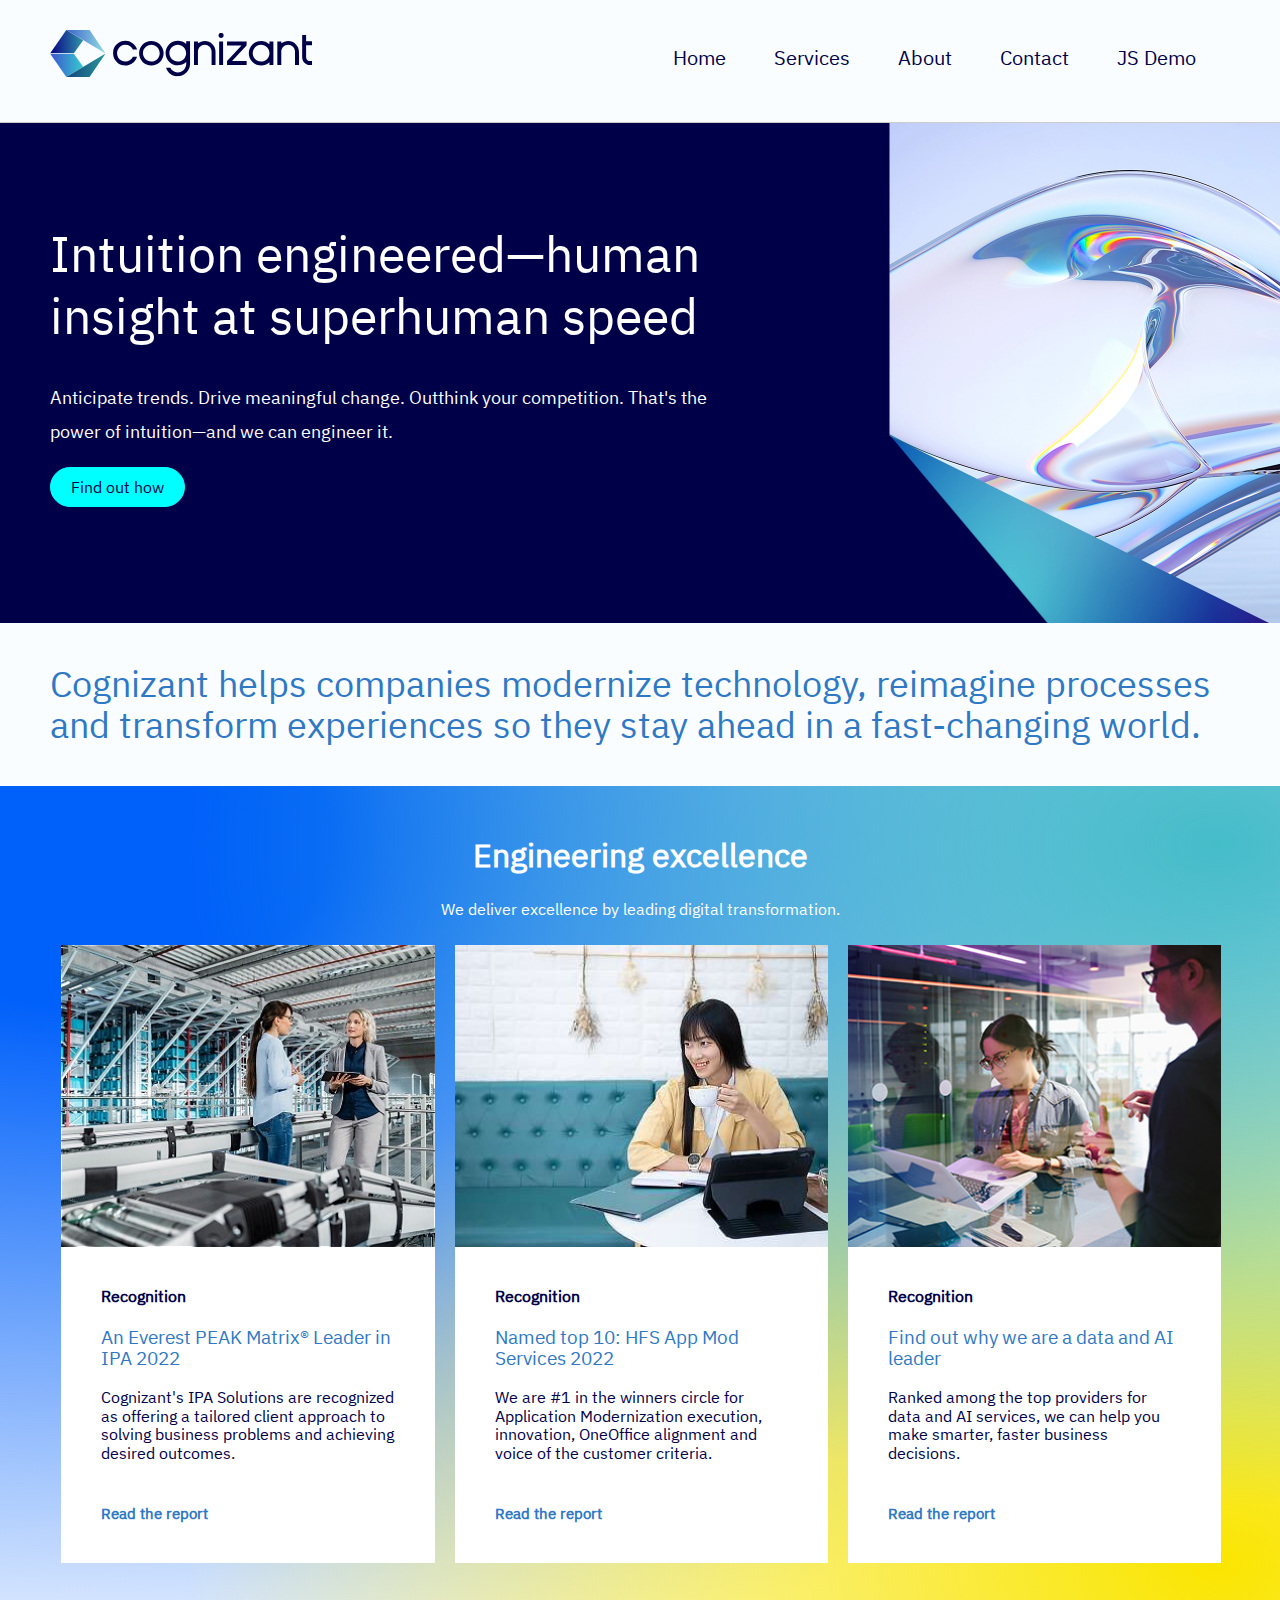
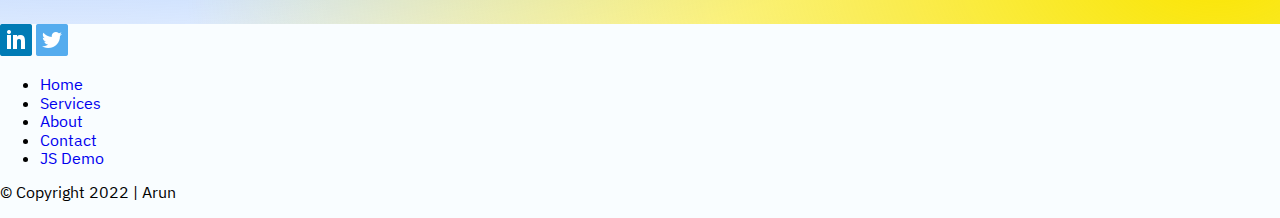
<file: index.html>
<!DOCTYPE html>
<html lang="en">
  <head>
    <!-- will not be viewable in browser's view port -->
    <title>Cognizant Home Page!</title>
    <meta http-equiv="Content-Type" content="text/html;charset=UTF-8">
    <meta name="keywords" content="intelligent process automation,cloud services, Data & AI, IT consulting, IT Services company">
    <meta name="description" content="Anticipate trends. Drive meaningful change. Outthink your competition. That's the power of intuition—and we can engineer it. Learn more.">

    <!-- will explain during responsive web design -->
    <meta name="viewport" content="width=device-width, initial-scale=1.0">

    <!-- External Styles loaded  -->
    <link rel="stylesheet" href="./assets/styles/main.css">

    <!-- Internal Styles can be here -->
    <style>
      /* Element Selector */ 
      button {
        background-color: aqua;
        color: #000048;
        padding: 10px 20px;
        border: 1px solid aqua;
        border-radius: 20px;
        font-size: 16px;
      }
    </style>

  </head>

  <body>

    
    <!-- will be viewable in browser's view port -->
    <header>
      <div id="mainHeader">
        <a href="/index.html" class="logoLink">
          <img src="./assets/images/Cognizant-Logo.svg" alt="Cognizant Logo"
          width="262">
        </a>
        <nav class="primaryNav">
          <ul>
            <li><a href="./index.html">Home</a></li>
            <li><a href="./services.html">Services</a></li>
            <li><a href="./about.html">About</a></li>
            <li><a href="./contact.html">Contact</a></li>
            <li><a href="./js-demo.html">JS Demo</a></li>
          </ul>
        </nav>
        <button class="collapsibleMenu">|||</button>
      </div>
    </header>

    <main>
      
      <section class="jumbotron">
        <div class="bannerWrapper">
          <!-- inline css -->
          <h1 style="color: #fff; font-size: 50px;">Intuition engineered—human insight at superhuman speed</h1>
          <p>
            Anticipate trends. Drive meaningful change. Outthink your competition. That's the power of intuition—and we can engineer it.
          </p>
          <button>Find out how</button>        
        </div>
      </section>

      <section class="shortIntro">
        <p>Cognizant helps companies modernize technology, reimagine processes and transform experiences so they stay ahead in a fast-changing world.
        </p>
      </section>
      
      <section class="reportsSection">
        <h2>Engineering excellence</h2>
        <p class="subtitle">We deliver excellence by leading digital transformation.</p>
        <div class="reportsContainer">  
          <article>
            <img src="./assets/images/hp-engineering-exc-peak-matrix-leader.jpeg" 
              alt="Report 1" class="featuredImg">
            <div class="report">
              <h4>Recognition</h4>
              <h3>An Everest PEAK Matrix&reg; Leader in IPA 2022</h3>
              <p>Cognizant's IPA Solutions are recognized as offering a tailored client approach to solving business problems and achieving desired outcomes.</p>
              <a href="/" class="reportLink">Read the report</a>
            </div>
          </article>

          <article>
            <img src="./assets/images/hp-engineering-exc-hfs-app-mod-services.jpeg" 
              alt="Report 2" class="featuredImg">
            <div class="report">
              <h4>Recognition</h4>
              <h3>Named top 10: HFS App Mod Services 2022</h3>
              <p>We are #1 in the winners circle for Application Modernization execution, innovation, OneOffice alignment and voice of the customer criteria.</p>
              <a href="/" class="reportLink">Read the report</a>
            </div>
          </article>

          <article>
            <img src="./assets/images/hp-engineering-exc-data-ai.jpeg" 
              alt="Report 3" class="featuredImg">
            <div class="report">
              <h4>Recognition</h4>
              <h3>Find out why we are a data and AI leader</h3>
              <p>Ranked among the top providers for data and AI services, we can help you make smarter, faster business decisions.</p>
              <a href="/" class="reportLink">Read the report</a>
            </div>
          </article>
        </div>
      </section>

    </main>

    <footer>
      <a href="https://www.linkedin.com/company/cognizant">
        <img src="./assets/images/linkedin_social_icon.png" 
        alt="Cognizant's LinkedIn Company Page"></a>
      <a href="https://twitter.com/cognizant">
        <img src="./assets/images/social_twitter.png"
        alt="Cognizant's Twitter Profile"></a>

      <nav class="footerNav">
        <ul>
          <li><a href="./index.html">Home</a></li>
          <li><a href="./services.html">Services</a></li>
          <li><a href="./about.html">About</a></li>
          <li><a href="./contact.html">Contact</a></li>
          <li><a href="./js-demo.html">JS Demo</a></li>
        </ul>
      </nav>

      <p>&copy; Copyright 2022 | Arun</p>
    </footer>    

  </body>
</html>
</file>
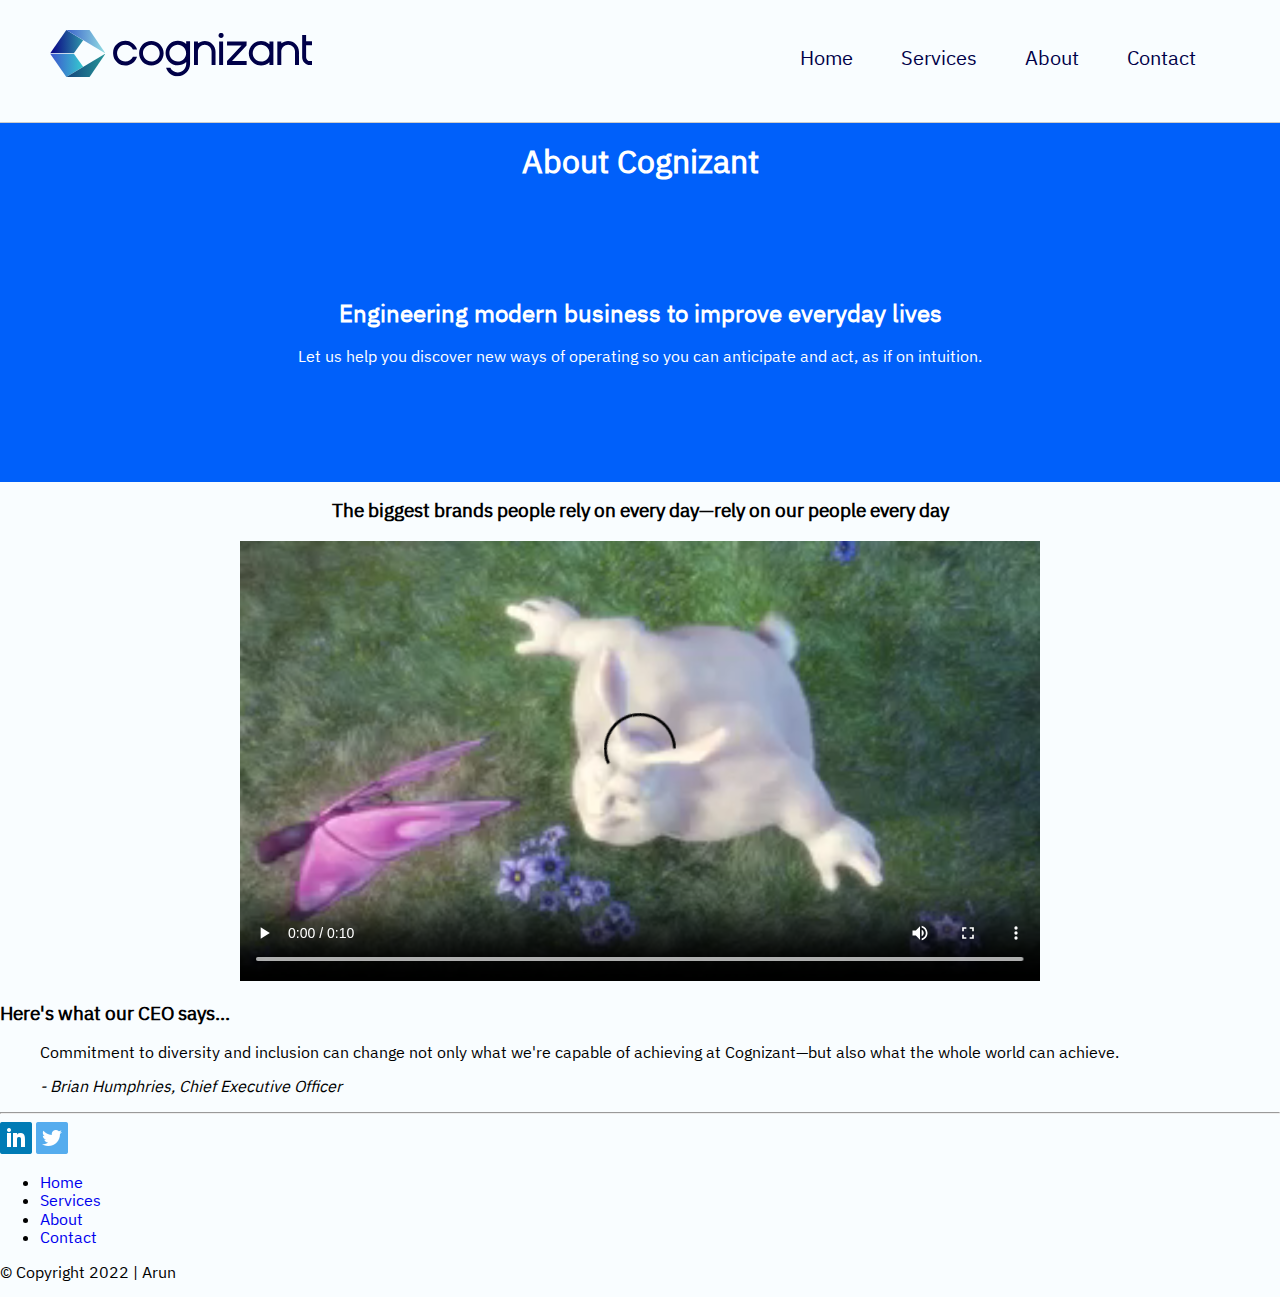
<file: about.html>
<!DOCTYPE html>
<html lang="en">

<head>
  <!-- will not be viewable in browser's view port -->
  <title>About Cognizant</title>
  <meta http-equiv="Content-Type" content="text/html;charset=UTF-8">
  <meta name="keywords"
    content="intelligent process automation,cloud services, Data & AI, IT consulting, IT Services company">
  <meta name="description"
    content="Anticipate trends. Drive meaningful change. Outthink your competition. That's the power of intuition—and we can engineer it. Learn more.">

  <!-- will explain during responsive web design -->
  <meta name="viewport" content="width=device-width, initial-scale=1.0">
  <!-- External Styles loaded  -->
  <link rel="stylesheet" href="./assets/styles/main.css">

</head>

<body>
  <!-- will be viewable in browser's view port -->
  <header>
    <div id="mainHeader">
      <a href="/index.html" class="logoLink">
        <img src="./assets/images/Cognizant-Logo.svg" alt="Cognizant Logo"
        width="262">
      </a>
      <nav class="primaryNav">
        <ul>
          <li><a href="./index.html">Home</a></li>
          <li><a href="./services.html">Services</a></li>
          <li><a href="./about.html">About</a></li>
          <li><a href="./contact.html">Contact</a></li>
        </ul>
      </nav>
    </div>
  </header>

  <main>
    <section class="banner">
      <h1>About Cognizant</h1>
      <div class="aboutBanner">
        <h2>Engineering modern business to improve everyday lives</h2>
        <p>Let us help you discover new ways of operating
          so you can anticipate and act, as if on intuition.</p>
      </div>
    </section>

    <section class="videoContainer">
      <div class="videoArea text-center">
        <h3>
          The biggest brands people rely on every day—rely on our people every day
        </h3>
        <video controls width="800">
          <source src="./assets/videos/intro-video.mp4">
        </video>
        
        <!-- TODO: experiment with audio element -->
      </div>
    </section>

    <section id="ceoQuote">
      <h3>Here's what our CEO says...</h3>
      <blockquote>
        <p>Commitment to diversity and inclusion can change not only what we're capable of achieving at
          Cognizant—but
          also what the whole world can achieve.</p>
        <cite title="Author">- Brian Humphries, Chief Executive Officer</cite>
      </blockquote>
    </section>

  </main>

  <footer>
    <hr>
    <a href="https://www.linkedin.com/company/cognizant">
      <img src="./assets/images/linkedin_social_icon.png" alt="Cognizant's LinkedIn Company Page"></a>
    <a href="https://twitter.com/cognizant">
      <img src="./assets/images/social_twitter.png" alt="Cognizant's Twitter Profile"></a>

    <nav>
      <ul>
        <li><a href="./index.html">Home</a></li>
        <li><a href="./services.html">Services</a></li>
        <li><a href="./about.html">About</a></li>
        <li><a href="./contact.html">Contact</a></li>
      </ul>
    </nav>

    <p>&copy; Copyright 2022 | Arun</p>
  </footer>

</body>

</html>
</file>
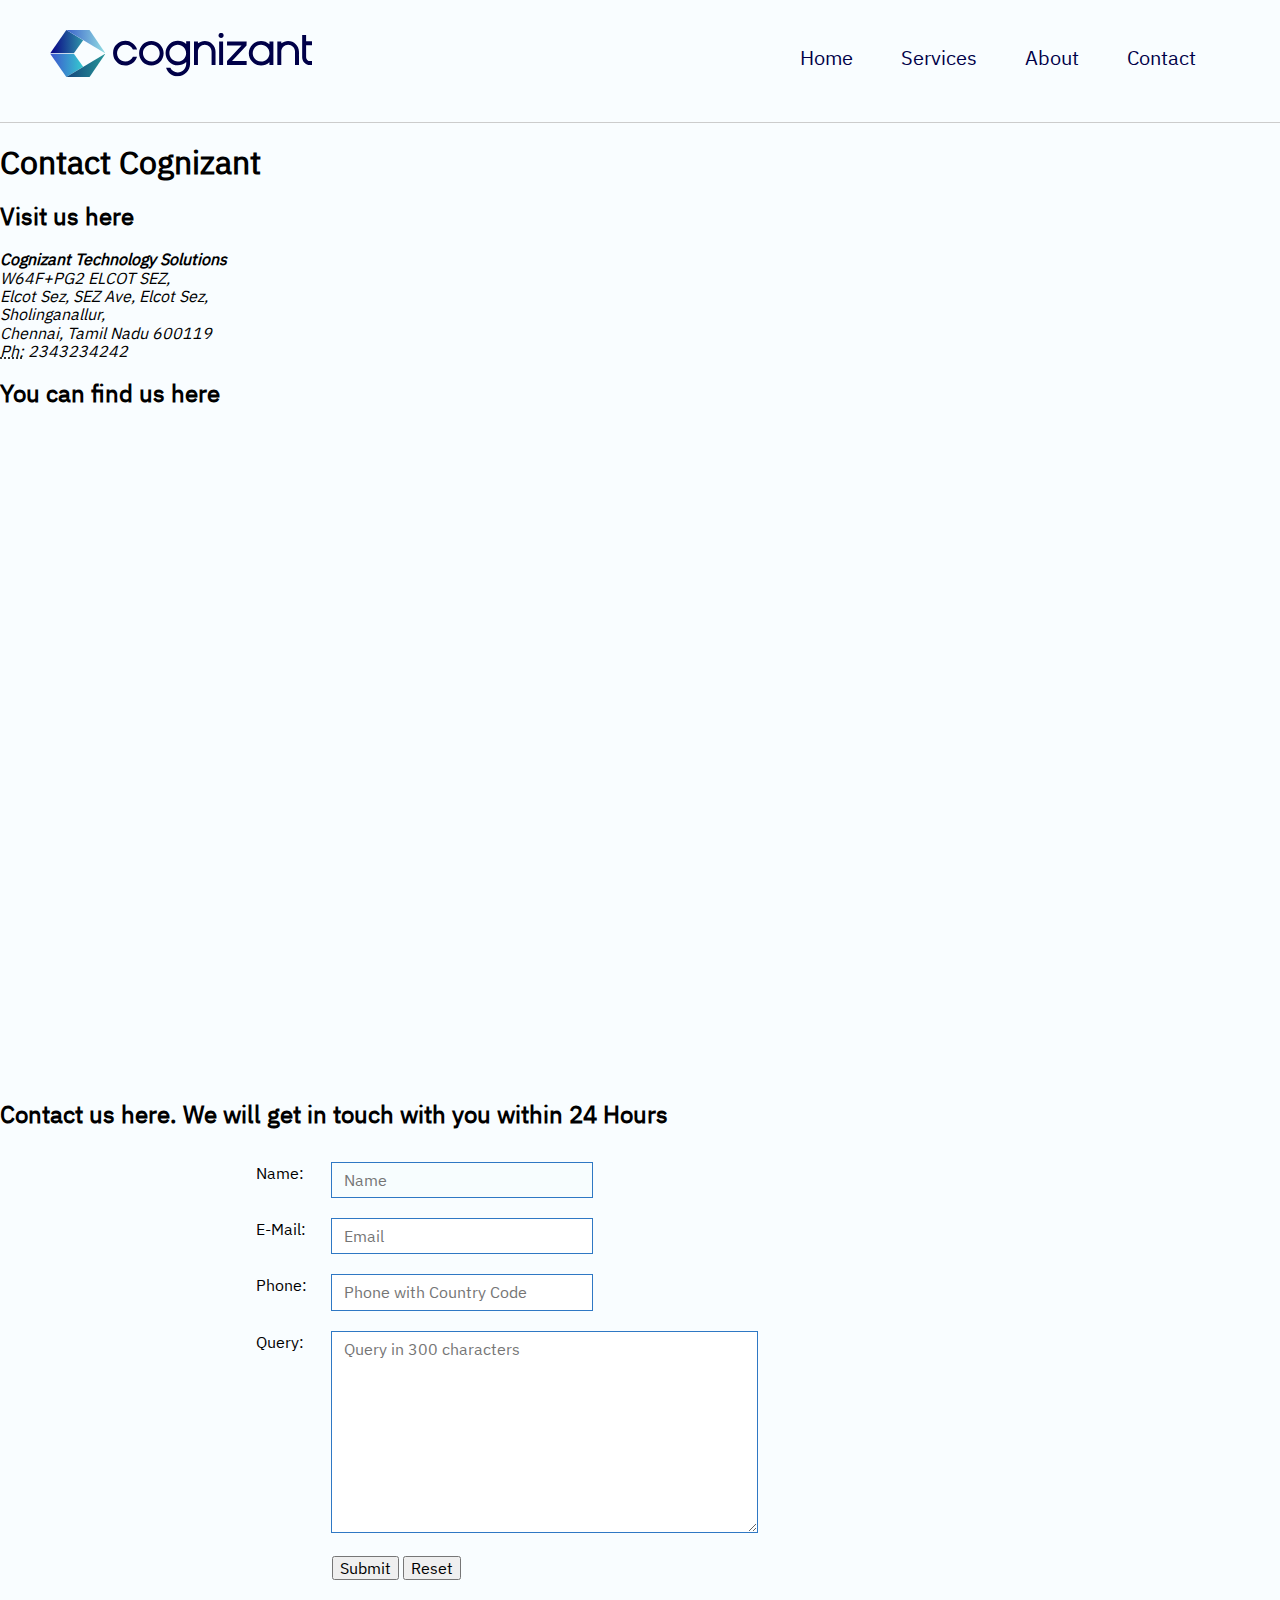
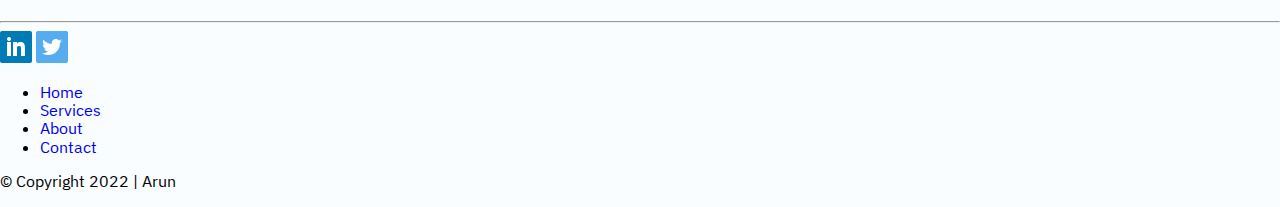
<file: contact.html>
<!DOCTYPE html>
<html lang="en">

<head>
  <!-- will not be viewable in browser's view port -->
  <title>About Cognizant</title>
  <meta http-equiv="Content-Type" content="text/html;charset=UTF-8">
  <meta name="keywords"
    content="intelligent process automation,cloud services, Data & AI, IT consulting, IT Services company">
  <meta name="description"
    content="Anticipate trends. Drive meaningful change. Outthink your competition. That's the power of intuition—and we can engineer it. Learn more.">

  <!-- will explain during responsive web design -->
  <meta name="viewport" content="width=device-width, initial-scale=1.0">

  <!-- External Styles loaded  -->
  <link rel="stylesheet" href="./assets/styles/main.css">
</head>

<body>
  <!-- will be viewable in browser's view port -->
  <header>
    <div id="mainHeader">
      <a href="/index.html" class="logoLink">
        <img src="./assets/images/Cognizant-Logo.svg" alt="Cognizant Logo"
        width="262">
      </a>
      <nav class="primaryNav">
        <ul>
          <li><a href="./index.html">Home</a></li>
          <li><a href="./services.html">Services</a></li>
          <li><a href="./about.html">About</a></li>
          <li><a href="./contact.html">Contact</a></li>
        </ul>
      </nav>
    </div>
  </header>

  <main>

    <h1>Contact Cognizant</h1>
    <section>
      <div id="address">
        <h2>Visit us here</h2>
        <address>
          <strong>Cognizant Technology Solutions</strong><br>
          W64F+PG2 ELCOT SEZ, <br>
          Elcot Sez, SEZ Ave, Elcot Sez, <br>
          Sholinganallur, <br>
          Chennai, Tamil Nadu 600119 <br>
          <abbr title="Phone">Ph:</abbr> 2343234242
        </address>
      </div>

      <div id="location">
        <h2>You can find us here</h2>
        <iframe
          src="https://www.google.com/maps/embed?pb=!1m18!1m12!1m3!1d124445.18524927573!2d80.0791004877936!3d12.913374749791739!2m3!1f0!2f0!3f0!3m2!1i1024!2i768!4f13.1!3m3!1m2!1s0x3a525c6f13fca667%3A0x84dfc419b2e83941!2sCognizant%20Technology%20Solutions!5e0!3m2!1sen!2sin!4v1662961802288!5m2!1sen!2sin"
          width="800" height="650" style="border:0;" allowfullscreen="" loading="lazy"
          referrerpolicy="no-referrer-when-downgrade"></iframe>
      </div>
    </section>

    <section class="contactFormWrapper">
      <h2>Contact us here. We will get in touch with you within 24 Hours</h2>
      <form method="POST">
        <div>
          <label for="nameInput">Name:</label>
          <input type="text" id="nameInput" name="personName" placeholder="Name" required pattern="[A-Za-z]{1,32}">
          <!-- <span>Only Alphabets. No numbers pls</span> -->
        </div>

        <div>
          <label for="emailInput">E-Mail:</label>
          <input type="email" id="emailInput" name="email" placeholder="Email" required>
        </div>

        <div>
          <label for="phoneInput">Phone:</label>
          <input type="tel" id="phoneInput" name="phone" placeholder="Phone with Country Code" required>
        </div>

        <div>
          <label for="queryInput">Query: </label>
          <textarea id="queryInput" name="query" cols="50" rows="10" placeholder="Query in 300 characters" required
            minlength="10" maxlength="300"></textarea>
        </div>

        <div style="padding-left: 6.4%;">
          <button type="submit">Submit</button>
          <button type="reset">Reset</button>
        </div>

      </form>
    </section>

  </main>

  <footer>
    <hr>
    <a href="https://www.linkedin.com/company/cognizant">
      <img src="./assets/images/linkedin_social_icon.png" alt="Cognizant's LinkedIn Company Page"></a>
    <a href="https://twitter.com/cognizant">
      <img src="./assets/images/social_twitter.png" alt="Cognizant's Twitter Profile"></a>

    <nav>
      <ul>
        <li><a href="./index.html">Home</a></li>
        <li><a href="./services.html">Services</a></li>
        <li><a href="./about.html">About</a></li>
        <li><a href="./contact.html">Contact</a></li>
      </ul>
    </nav>

    <p>&copy; Copyright 2022 | Arun</p>
  </footer>

</body>

</html>
</file>
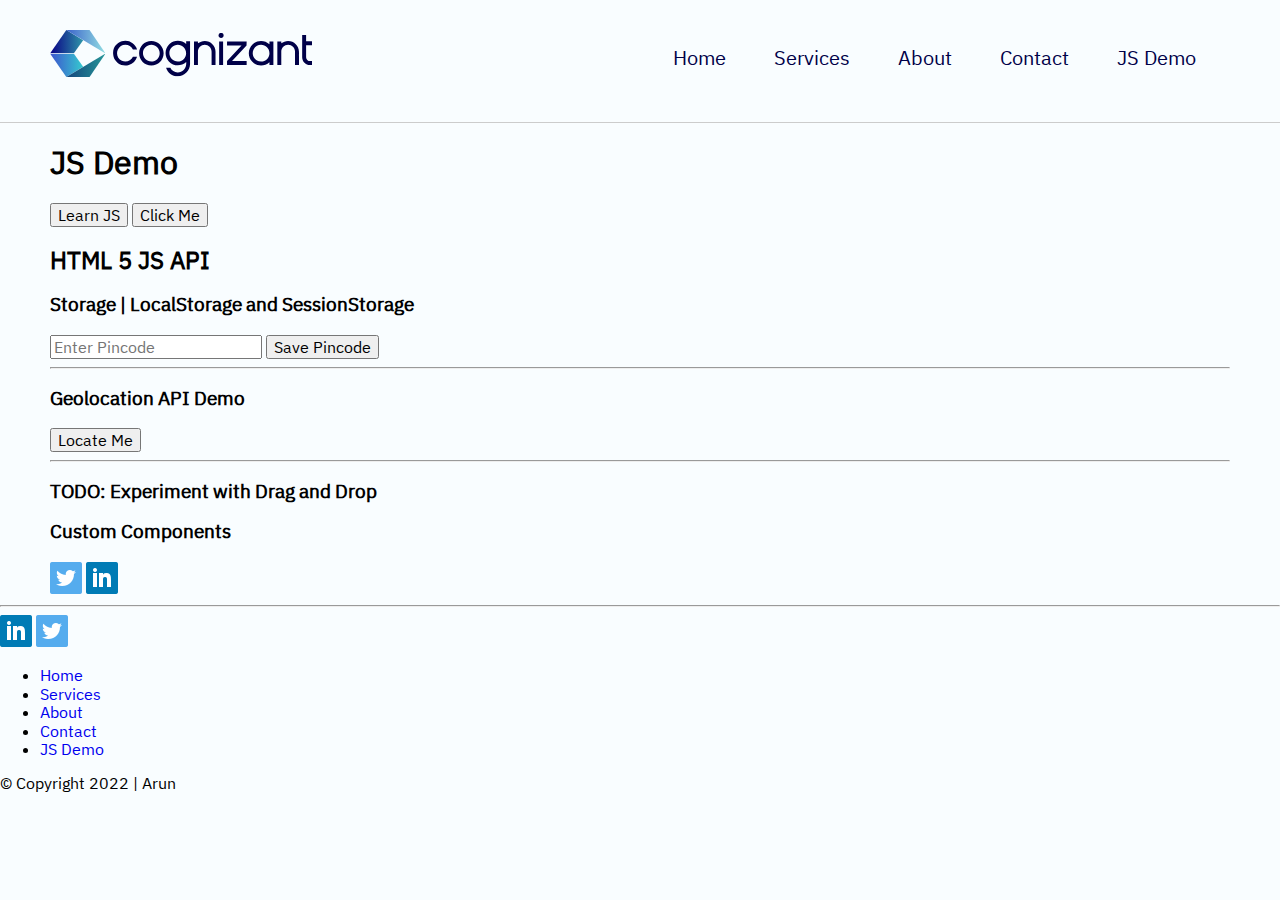
<file: js-demo.html>
<!DOCTYPE html>
<html lang="en">
  <head>
    <!-- will not be viewable in browser's view port -->
    <title>About Cognizant</title>
    <meta http-equiv="Content-Type" content="text/html;charset=UTF-8">
    <meta name="keywords" content="intelligent process automation,cloud services, Data & AI, IT consulting, IT Services company">
    <meta name="description" content="Anticipate trends. Drive meaningful change. Outthink your competition. That's the power of intuition—and we can engineer it. Learn more.">

    <!-- will explain during responsive web design -->
    <meta name="viewport" content="width=device-width, initial-scale=1.0">
    <!-- External Styles loaded  -->
    <link rel="stylesheet" href="./assets/styles/main.css">

    
  </head>

  <body>
    <!-- will be viewable in browser's view port -->
    <header>
      <div id="mainHeader">
        <a href="/index.html" class="logoLink">
          <img src="./assets/images/Cognizant-Logo.svg" alt="Cognizant Logo"
          width="262">
        </a>
        <nav class="primaryNav">
          <ul>
            <li><a href="./index.html">Home</a></li>
            <li><a href="./services.html">Services</a></li>
            <li><a href="./about.html">About</a></li>
            <li><a href="./contact.html">Contact</a></li>
            <li><a href="./js-demo.html">JS Demo</a></li>
          </ul>
        </nav>
      </div>
    </header>

    <main style="width: 1180px; margin:0 auto;">
      
      <h1>JS Demo</h1>

      <!-- Inline JS -->
      <!-- <button onclick="alert('Clicked')">Learn JS</button> -->

      <!-- onclick is an event | handleClick is an event handler fn -->
      <button onclick="handleClick(event)">
        Learn JS
      </button>

      <button onclick="handleClick(event)">Click Me</button>

      <h2>HTML 5 JS API</h2>
      <h3>Storage | LocalStorage and SessionStorage </h3>
      <input type="text" id="pincodeInput" name="pincode" placeholder="Enter Pincode">
      <button type="button" id="savePincodeBtn">Save Pincode</button>
      <div id="savedPincodes">
        <!--TODO: Display the saved pincode here -->
      </div>
      <!-- TODO: Experiment with sessionStorage later -->

      <hr />
      <h3>Geolocation API Demo</h3>
      <button type="button" id="locateMeBtn">Locate Me</button>
      <div id="locationBox">
      </div>

      <hr/>
      <!-- TODO: Experiment with Drag and Drop  -->
      <h3>TODO: Experiment with Drag and Drop </h3>

      <h3>Custom Components</h3>
      <div>
        <popup-info 
        img="./assets/images/social_twitter.png" 
        data-text="Twitter is a microblogging and 
        social networking service owned by American company 
        Twitter, Inc.,"></popup-info></label>
        
        <popup-info 
        img="./assets/images/linkedin_social_icon.png" 
        data-text="LinkedIn is an American business and 
        employment-oriented service that operates
         via websites and mobile apps. 
         Founded on December 28, 2002"></popup-info></label>

      </div>


    </main>


    <footer>
      <hr>
      <a href="https://www.linkedin.com/company/cognizant">
        <img src="./assets/images/linkedin_social_icon.png" 
        alt="Cognizant's LinkedIn Company Page"></a>
      <a href="https://twitter.com/cognizant">
        <img src="./assets/images/social_twitter.png"
        alt="Cognizant's Twitter Profile"></a>

      <nav>
        <ul>
          <li><a href="./index.html">Home</a></li>
          <li><a href="./services.html">Services</a></li>
          <li><a href="./about.html">About</a></li>
          <li><a href="./contact.html">Contact</a></li>
          <li><a href="./js-demo.html">JS Demo</a></li>
        </ul>
      </nav>

      <p>&copy; Copyright 2022 | Arun</p>
    </footer>    

    <script>
      // Internal JS 
      // NOT Recommended to exec JS in head section
      // it will become render-blocking JS

      // function handleClick(){
      //   alert('clicked');
      // }

    </script>

    <!-- External JS is recommended -->
    <script src="./assets/scripts/main.js"></script>



  </body>
</html>
</file>
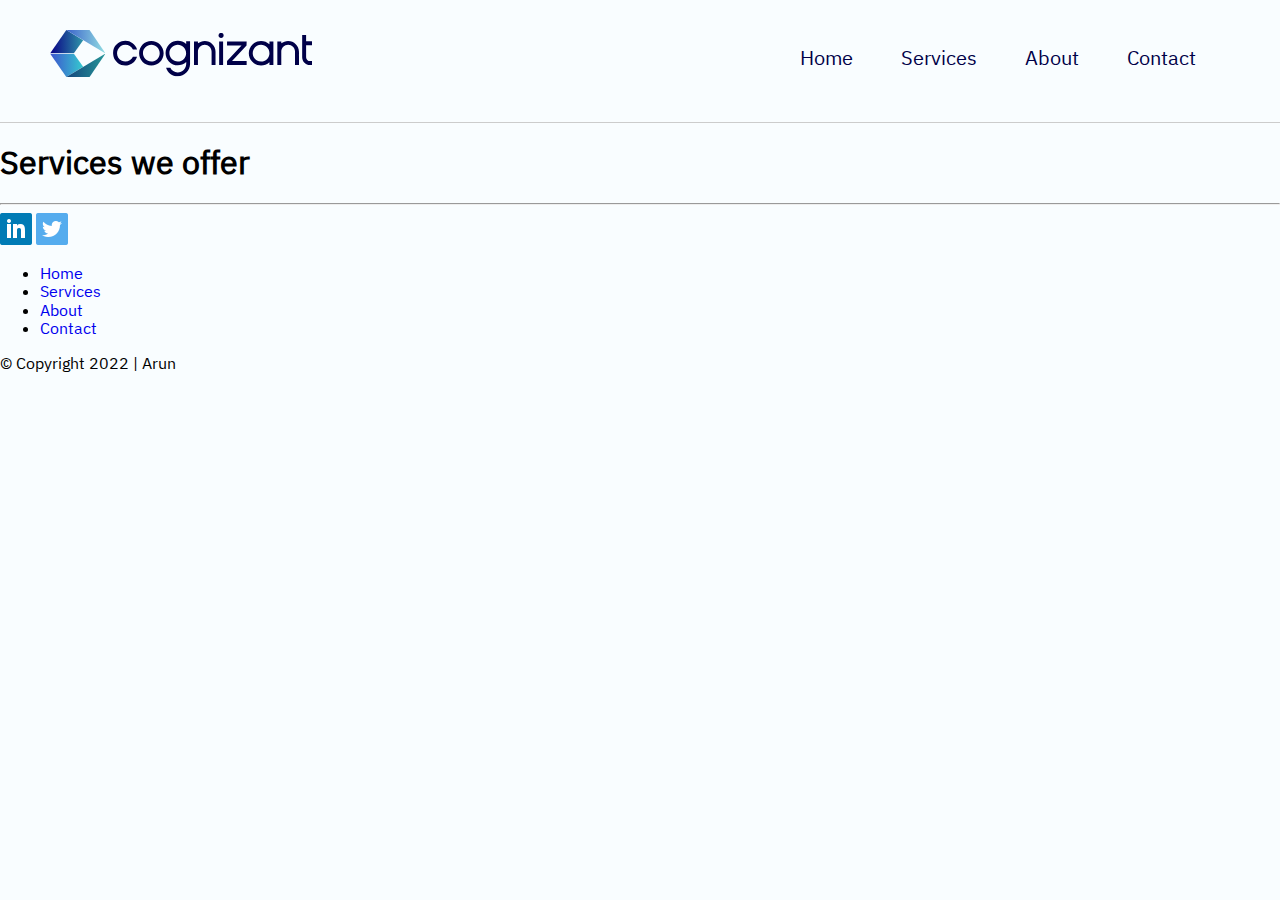
<file: services.html>
<!DOCTYPE html>
<html lang="en">
  <head>
    <!-- will not be viewable in browser's view port -->
    <title>About Cognizant</title>
    <meta http-equiv="Content-Type" content="text/html;charset=UTF-8">
    <meta name="keywords" content="intelligent process automation,cloud services, Data & AI, IT consulting, IT Services company">
    <meta name="description" content="Anticipate trends. Drive meaningful change. Outthink your competition. That's the power of intuition—and we can engineer it. Learn more.">

    <!-- will explain during responsive web design -->
    <meta name="viewport" content="width=device-width, initial-scale=1.0">
    <!-- External Styles loaded  -->
    <link rel="stylesheet" href="./assets/styles/main.css">
  </head>

  <body>
    <!-- will be viewable in browser's view port -->
    <header>
      <div id="mainHeader">
        <a href="/index.html" class="logoLink">
          <img src="./assets/images/Cognizant-Logo.svg" alt="Cognizant Logo"
          width="262">
        </a>
        <nav class="primaryNav">
          <ul>
            <li><a href="./index.html">Home</a></li>
            <li><a href="./services.html">Services</a></li>
            <li><a href="./about.html">About</a></li>
            <li><a href="./contact.html">Contact</a></li>
          </ul>
        </nav>
      </div>
    </header>

    <main>
      
      <h1>Services we offer</h1>

      <!-- Refer: https://www.cognizant.com/us/en/services/ai -->
    </main>

    <footer>
      <hr>
      <a href="https://www.linkedin.com/company/cognizant">
        <img src="./assets/images/linkedin_social_icon.png" 
        alt="Cognizant's LinkedIn Company Page"></a>
      <a href="https://twitter.com/cognizant">
        <img src="./assets/images/social_twitter.png"
        alt="Cognizant's Twitter Profile"></a>

      <nav>
        <ul>
          <li><a href="./index.html">Home</a></li>
          <li><a href="./services.html">Services</a></li>
          <li><a href="./about.html">About</a></li>
          <li><a href="./contact.html">Contact</a></li>
        </ul>
      </nav>

      <p>&copy; Copyright 2022 | Arun</p>
    </footer>    

  </body>
</html>
</file>
<file: assets/styles/main.css>
/* External CSS */
/*! normalize.css v8.0.1 | MIT License | github.com/necolas/normalize.css */

/* Document
   ========================================================================== */

/**
 * 1. Correct the line height in all browsers.
 * 2. Prevent adjustments of font size after orientation changes in iOS.
 */

 html {
  line-height: 1.15; /* 1 */
  -webkit-text-size-adjust: 100%; /* 2 */
}

/* Sections
   ========================================================================== */

/**
 * Remove the margin in all browsers.
 */

body {
  margin: 0;
}

/**
 * Render the `main` element consistently in IE.
 */

main {
  display: block;
}

/**
 * Correct the font size and margin on `h1` elements within `section` and
 * `article` contexts in Chrome, Firefox, and Safari.
 */

h1 {
  font-size: 2em;
  margin: 0.67em 0;
}

/* Grouping content
   ========================================================================== */

/**
 * 1. Add the correct box sizing in Firefox.
 * 2. Show the overflow in Edge and IE.
 */

hr {
  box-sizing: content-box; /* 1 */
  height: 0; /* 1 */
  overflow: visible; /* 2 */
}

/**
 * 1. Correct the inheritance and scaling of font size in all browsers.
 * 2. Correct the odd `em` font sizing in all browsers.
 */

pre {
  font-family: monospace, monospace; /* 1 */
  font-size: 1em; /* 2 */
}

/* Text-level semantics
   ========================================================================== */

/**
 * Remove the gray background on active links in IE 10.
 */

a {
  background-color: transparent;
}

/**
 * 1. Remove the bottom border in Chrome 57-
 * 2. Add the correct text decoration in Chrome, Edge, IE, Opera, and Safari.
 */

abbr[title] {
  border-bottom: none; /* 1 */
  text-decoration: underline; /* 2 */
  text-decoration: underline dotted; /* 2 */
}

/**
 * Add the correct font weight in Chrome, Edge, and Safari.
 */

b,
strong {
  font-weight: bolder;
}

/**
 * 1. Correct the inheritance and scaling of font size in all browsers.
 * 2. Correct the odd `em` font sizing in all browsers.
 */

code,
kbd,
samp {
  font-family: monospace, monospace; /* 1 */
  font-size: 1em; /* 2 */
}

/**
 * Add the correct font size in all browsers.
 */

small {
  font-size: 80%;
}

/**
 * Prevent `sub` and `sup` elements from affecting the line height in
 * all browsers.
 */

sub,
sup {
  font-size: 75%;
  line-height: 0;
  position: relative;
  vertical-align: baseline;
}

sub {
  bottom: -0.25em;
}

sup {
  top: -0.5em;
}

/* Embedded content
   ========================================================================== */

/**
 * Remove the border on images inside links in IE 10.
 */

img {
  border-style: none;
}

/* Forms
   ========================================================================== */

/**
 * 1. Change the font styles in all browsers.
 * 2. Remove the margin in Firefox and Safari.
 */

button,
input,
optgroup,
select,
textarea {
  font-family: inherit; /* 1 */
  font-size: 100%; /* 1 */
  line-height: 1.15; /* 1 */
  margin: 0; /* 2 */
}

/**
 * Show the overflow in IE.
 * 1. Show the overflow in Edge.
 */

button,
input { /* 1 */
  overflow: visible;
}

/**
 * Remove the inheritance of text transform in Edge, Firefox, and IE.
 * 1. Remove the inheritance of text transform in Firefox.
 */

button,
select { /* 1 */
  text-transform: none;
}

/**
 * Correct the inability to style clickable types in iOS and Safari.
 */

button,
[type="button"],
[type="reset"],
[type="submit"] {
  -webkit-appearance: button;
}

/**
 * Remove the inner border and padding in Firefox.
 */

button::-moz-focus-inner,
[type="button"]::-moz-focus-inner,
[type="reset"]::-moz-focus-inner,
[type="submit"]::-moz-focus-inner {
  border-style: none;
  padding: 0;
}

/**
 * Restore the focus styles unset by the previous rule.
 */

button:-moz-focusring,
[type="button"]:-moz-focusring,
[type="reset"]:-moz-focusring,
[type="submit"]:-moz-focusring {
  outline: 1px dotted ButtonText;
}

/**
 * Correct the padding in Firefox.
 */

fieldset {
  padding: 0.35em 0.75em 0.625em;
}

/**
 * 1. Correct the text wrapping in Edge and IE.
 * 2. Correct the color inheritance from `fieldset` elements in IE.
 * 3. Remove the padding so developers are not caught out when they zero out
 *    `fieldset` elements in all browsers.
 */

legend {
  box-sizing: border-box; /* 1 */
  color: inherit; /* 2 */
  display: table; /* 1 */
  max-width: 100%; /* 1 */
  padding: 0; /* 3 */
  white-space: normal; /* 1 */
}

/**
 * Add the correct vertical alignment in Chrome, Firefox, and Opera.
 */

progress {
  vertical-align: baseline;
}

/**
 * Remove the default vertical scrollbar in IE 10+.
 */

textarea {
  overflow: auto;
}

/**
 * 1. Add the correct box sizing in IE 10.
 * 2. Remove the padding in IE 10.
 */

[type="checkbox"],
[type="radio"] {
  box-sizing: border-box; /* 1 */
  padding: 0; /* 2 */
}

/**
 * Correct the cursor style of increment and decrement buttons in Chrome.
 */

[type="number"]::-webkit-inner-spin-button,
[type="number"]::-webkit-outer-spin-button {
  height: auto;
}

/**
 * 1. Correct the odd appearance in Chrome and Safari.
 * 2. Correct the outline style in Safari.
 */

[type="search"] {
  -webkit-appearance: textfield; /* 1 */
  outline-offset: -2px; /* 2 */
}

/**
 * Remove the inner padding in Chrome and Safari on macOS.
 */

[type="search"]::-webkit-search-decoration {
  -webkit-appearance: none;
}

/**
 * 1. Correct the inability to style clickable types in iOS and Safari.
 * 2. Change font properties to `inherit` in Safari.
 */

::-webkit-file-upload-button {
  -webkit-appearance: button; /* 1 */
  font: inherit; /* 2 */
}

/* Interactive
   ========================================================================== */

/*
 * Add the correct display in Edge, IE 10+, and Firefox.
 */

details {
  display: block;
}

/*
 * Add the correct display in all browsers.
 */

summary {
  display: list-item;
}

/* Misc
   ========================================================================== */

/**
 * Add the correct display in IE 10+.
 */

template {
  display: none;
}

/**
 * Add the correct display in IE 10.
 */

[hidden] {
  display: none;
}


/* Custom style */
/* variables */

:root {
  --darkblue: #2f78c4;
  --white: #ffffff;
}

/* Embedding custom fonts */
@font-face {
  font-family: 'IBM Plex Sans';
  src: url('../fonts/IBM_Plex_Sans/IBMPlexSans-Regular.ttf');
}

/* Util styles */
.red{
  border: solid 1px red;
}
.green{
  border: solid 1px green;
}

.text-center{
  text-align: center;
}

/* Element Selector */
body {
  font-family: 'IBM Plex Sans', Arial, sans-serif;
}

header {
  border-bottom: solid 1px #ccc;
  height: 122px;
}

a{
  text-decoration: none;
}

/* Id selector */
#mainHeader{
  width: 1180px;
  margin: 0 auto;
  padding: 30px 0;
}

/* class selector */
.logoLink{
  width: 262px;
  display: inline-block;
}

.primaryNav{
  display: inline-block;
  width: calc(100% - 272px);
  text-align: right;
  vertical-align:top;
}

.primaryNav ul {
  margin: 6px;
}

.primaryNav li{
  list-style: none;
  display: inline-block;
  padding: 10px 22px;
}

.primaryNav li a {
  color: #000048;
  font-size: 20px;
}
/* TODO: have mouseover for the above .primaryNav li a */

/* jumbotron begins */
.jumbotron{
  background: darkblue url('../images/banner-img1.webp') no-repeat;
  background-size: cover;
  height: 500px;
}
.bannerWrapper{
  width: 1180px;
  margin: 0 auto;
}
.bannerWrapper h1{
  text-align: left;
  margin-top: 0;
  padding-top: 100px;
  width: 60%;
  line-height: 62px;
  font-weight: normal;
}
.bannerWrapper p{
  text-align: left;
  color: #fff;
  width: 60%;
  font-size: 18px;
  line-height: 34px;
  font-weight: 300;
}
/* jumbotron ends */

.shortIntro{
  padding: 40px;
}
.shortIntro p{
  color: var(--darkblue);
  margin: 0 auto;
  font-size: 36px;
  width: 1180px;
  font-weight: 100;
  font-stretch: expanded;
}

/* report section starts */
.reportsSection {
  padding: 4%;
  background: radial-gradient(at 95% 7%, #45bcc9 0, rgba(69, 188, 201, .001) 60%), radial-gradient(at 95% 93%, #fae500 0, rgba(250, 229, 0, .001) 60%), radial-gradient(at 6% 6%, #0060fa 15%, rgba(0, 96, 250, .001) 80%), radial-gradient(at 6% 94%, #fff 0, rgba(255, 255, 255, .001) 60%);
}
.reportsContainer {
  width: 1180px;
  margin: 0 auto;
  display: flex;
}
.reportsSection h2{
  font-size: 32px;
  margin-top: 0;
}
.reportsSection h2, .reportsSection .subtitle{
  text-align: center;
  color: #fff;
}
.reportsContainer article {
  margin: 10px;
  background: white;
  width: 100%;
}
.reportsContainer .featuredImg {
  width: 100%;
}
.reportsContainer .report {
  padding: 15px 40px 40px 40px;
}
.reportsContainer .report h4, .reportsContainer .report p {
  color: #000048;
}
.reportsContainer .report p{
  height: 100px;
}
.reportsContainer .report h3 {
  color: var(--darkblue);
  font-weight: normal;
}
.reportsContainer .report .reportLink {
  color: var(--darkblue);
  font-weight: bold;
  font-size: 15px;
}
/* report section ends */

/* footer starts */

/* footer ends */

/* about page */
.banner {
  background-color: #0060fa;
}
.banner h1{
  text-align: center;
  margin: 0;
  padding-top: 20px;
  color: #fff;
}
.aboutBanner{
  width: 1180px;
  margin: 0 auto;
  padding: 100px 50px;
}
.aboutBanner h2, .aboutBanner p {
  text-align: center;
  color: #fff;
}

.videoContainer{
  width: 100%;
}

.videoArea{
  width: 1180px;
  margin: 0 auto;
}

/* contact page */
.contactFormWrapper{
  
}
.contactFormWrapper form{
  width: 1180px;
  margin: 0 auto;
  padding: 1% 20%;
}
.contactFormWrapper form div{
  margin-bottom: 20px;
}

.contactFormWrapper form label {
  width: 6%;
  display: inline-block;
  vertical-align: top;
  margin-top: 2px;
}

.contactFormWrapper form input{
  width: 20%;
  padding: 8px 12px;
  display: inline-block;
  border: solid 1px #2f78c4;
}

/* attribute selector */
.contactFormWrapper form input[type='text']{
  background-color: #f7fdfe;
}

.contactFormWrapper form textarea{
  width: 34%;
  padding: 8px 12px;
  display: inline-block;
  border: solid 1px #2f78c4;
}

/* Responsive CSS - accessibility */
/* JS Intro */

/* pseudo selector - TODO */

/* Learn about position, overflow */

.collapsibleMenu{
  display: none;
}

/* Extra small devices (phones, 600px and down) */
@media only screen and (max-width: 600px) {
  body{
    background: yellow;
  }

  .primaryNav{
    display: none;
  }

  .collapsibleMenu{
    display: inline-block;
  }
}

/* Small devices (portrait tablets and large phones, 600px and up) */
@media only screen and (min-width: 600px) {
  body{
    background: yellowgreen;
  }
}

/* Medium devices (landscape tablets, 768px and up) */
@media only screen and (min-width: 768px) {
  body{
    background: #45bcc9;
  }
}

/* Large devices (laptops/desktops, 992px and up) */
@media only screen and (min-width: 992px) {
  body{
    background: #ccc;
  }
}

/* Extra large devices (large laptops and desktops, 1200px and up) */
@media only screen and (min-width: 1200px) {
  body{
    background: rgb(249, 253, 255);
  }
}
</file>
